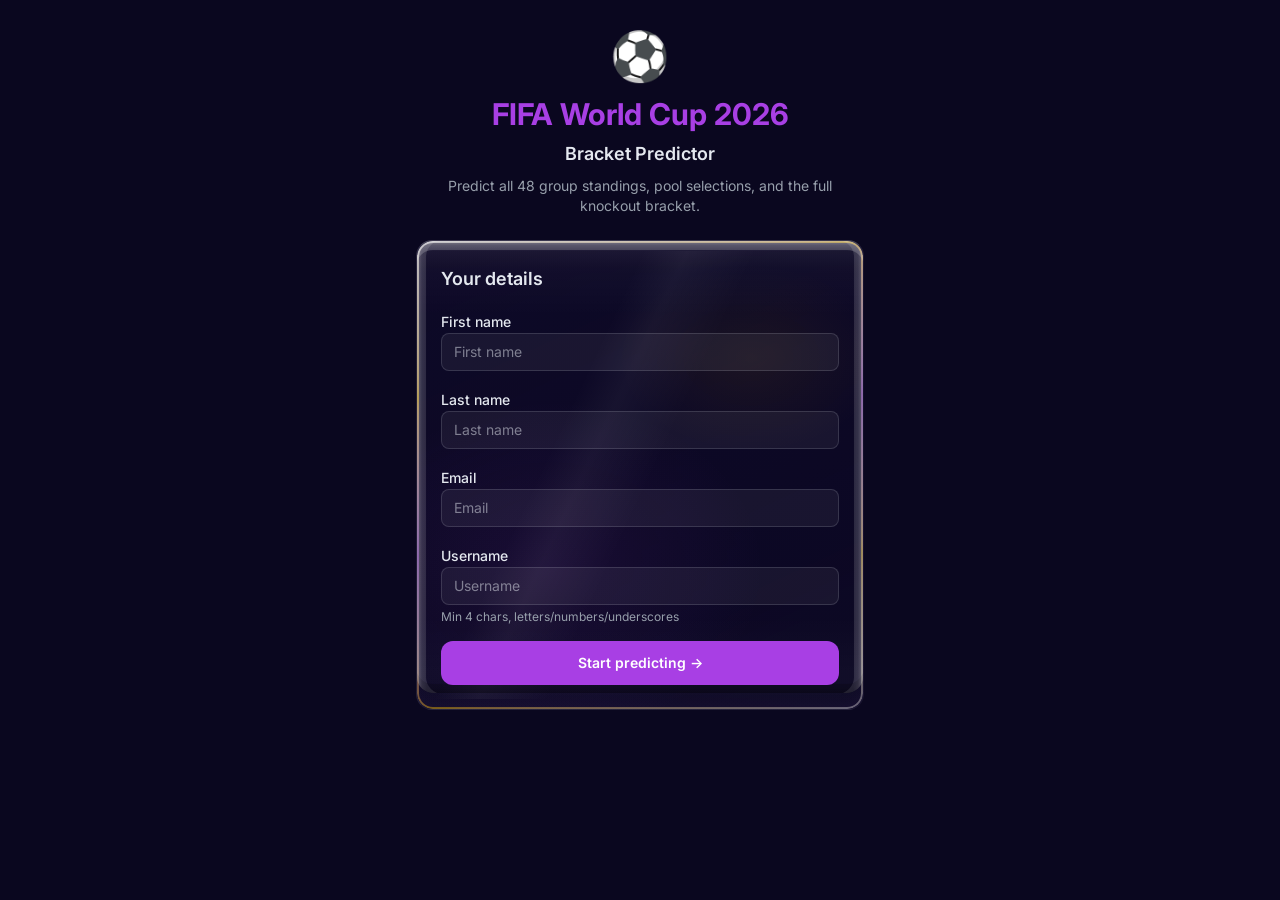
<file: index.html>
<!doctype html>
<html lang="en">
  <head>
    <meta charset="UTF-8" />
    <meta name="viewport" content="width=device-width, initial-scale=1.0" />
    <title>FIFA World Cup 2026 Bracket Predictor</title>
    <meta name="description" content="Predict the FIFA World Cup 2026 group standings, pool selections, and knockout bracket." />
    <link rel="preconnect" href="https://fonts.googleapis.com" />
    <link rel="preconnect" href="https://fonts.gstatic.com" crossorigin />
    <link href="https://fonts.googleapis.com/css2?family=Inter:wght@400;500;600;700&display=swap" rel="stylesheet" />
    <script type="module" crossorigin src="./assets/main-C5i6pBWu.js"></script>
    <link rel="modulepreload" crossorigin href="./assets/jsx-runtime-CzSnDlEc.js">
    <link rel="stylesheet" crossorigin href="./assets/jsx-runtime-DlbKiOtp.css">
  </head>
  <body>
    <div id="root"></div>
  </body>
</html>
</file>
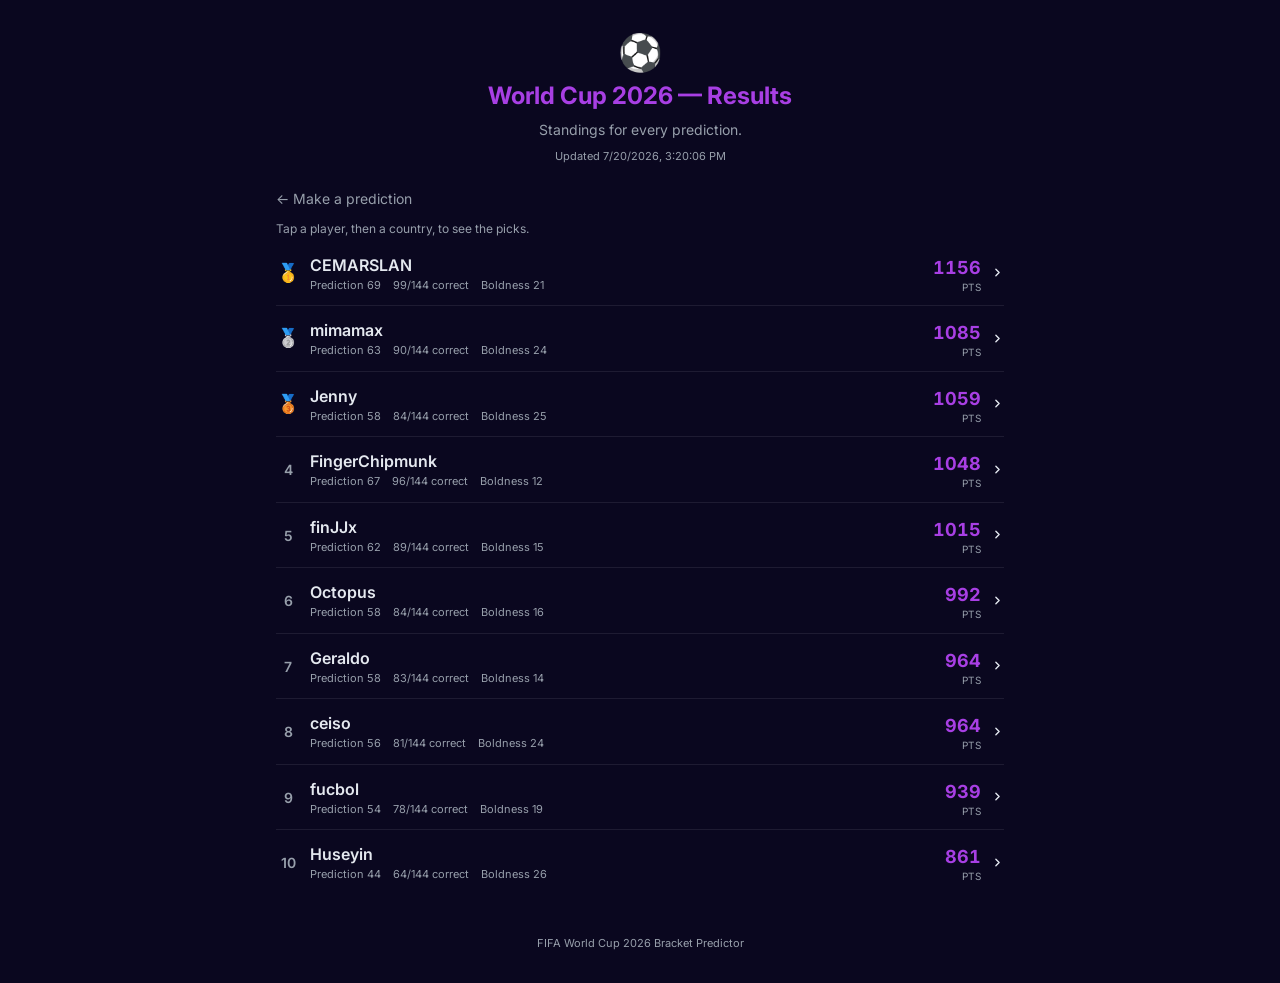
<file: results/index.html>
<!doctype html>
<html lang="en">
  <head>
    <meta charset="UTF-8" />
    <meta name="viewport" content="width=device-width, initial-scale=1.0" />
    <link rel="icon" type="image/svg+xml" href="../favicon.svg" />
    <title>WC2026 Predictor — Results</title>
    <meta name="description" content="Projected and confirmed results and leaderboard for the FIFA World Cup 2026 bracket predictor." />
    <link rel="preconnect" href="https://fonts.googleapis.com" />
    <link rel="preconnect" href="https://fonts.gstatic.com" crossorigin />
    <link href="https://fonts.googleapis.com/css2?family=Inter:wght@400;500;600;700&display=swap" rel="stylesheet" />
    <script type="module" crossorigin src="../assets/results-J6BqjPo2.js"></script>
    <link rel="modulepreload" crossorigin href="../assets/jsx-runtime-CzSnDlEc.js">
    <link rel="stylesheet" crossorigin href="../assets/jsx-runtime-DlbKiOtp.css">
  </head>
  <body>
    <div id="root"></div>
  </body>
</html>
</file>
<file: assets/jsx-runtime-DlbKiOtp.css>
/*! tailwindcss v4.3.0 | MIT License | https://tailwindcss.com */
@layer properties{@supports (((-webkit-hyphens:none)) and (not (margin-trim:inline))) or ((-moz-orient:inline) and (not (color:rgb(from red r g b)))){*,:before,:after,::backdrop{--tw-rotate-x:initial;--tw-rotate-y:initial;--tw-rotate-z:initial;--tw-skew-x:initial;--tw-skew-y:initial;--tw-space-y-reverse:0;--tw-border-style:solid;--tw-leading:initial;--tw-font-weight:initial;--tw-tracking:initial;--tw-ordinal:initial;--tw-slashed-zero:initial;--tw-numeric-figure:initial;--tw-numeric-spacing:initial;--tw-numeric-fraction:initial;--tw-shadow:0 0 #0000;--tw-shadow-color:initial;--tw-shadow-alpha:100%;--tw-inset-shadow:0 0 #0000;--tw-inset-shadow-color:initial;--tw-inset-shadow-alpha:100%;--tw-ring-color:initial;--tw-ring-shadow:0 0 #0000;--tw-inset-ring-color:initial;--tw-inset-ring-shadow:0 0 #0000;--tw-ring-inset:initial;--tw-ring-offset-width:0px;--tw-ring-offset-color:#fff;--tw-ring-offset-shadow:0 0 #0000;--tw-blur:initial;--tw-brightness:initial;--tw-contrast:initial;--tw-grayscale:initial;--tw-hue-rotate:initial;--tw-invert:initial;--tw-opacity:initial;--tw-saturate:initial;--tw-sepia:initial;--tw-drop-shadow:initial;--tw-drop-shadow-color:initial;--tw-drop-shadow-alpha:100%;--tw-drop-shadow-size:initial;--tw-backdrop-blur:initial;--tw-backdrop-brightness:initial;--tw-backdrop-contrast:initial;--tw-backdrop-grayscale:initial;--tw-backdrop-hue-rotate:initial;--tw-backdrop-invert:initial;--tw-backdrop-opacity:initial;--tw-backdrop-saturate:initial;--tw-backdrop-sepia:initial;--tw-duration:initial}}}@layer theme{:root,:host{--font-sans:ui-sans-serif, system-ui, sans-serif, "Apple Color Emoji", "Segoe UI Emoji", "Segoe UI Symbol", "Noto Color Emoji";--font-mono:ui-monospace, SFMono-Regular, Menlo, Monaco, Consolas, "Liberation Mono", "Courier New", monospace;--color-red-50:oklch(97.1% .013 17.38);--color-red-200:oklch(88.5% .062 18.334);--color-red-600:oklch(57.7% .245 27.325);--color-red-700:oklch(50.5% .213 27.518);--color-red-800:oklch(44.4% .177 26.899);--color-amber-50:oklch(98.7% .022 95.277);--color-green-50:oklch(98.2% .018 155.826);--color-green-600:oklch(62.7% .194 149.214);--color-blue-50:oklch(97% .014 254.604);--color-blue-600:oklch(54.6% .245 262.881);--color-blue-700:oklch(48.8% .243 264.376);--color-gray-50:oklch(98.5% .002 247.839);--color-gray-100:oklch(96.7% .003 264.542);--color-gray-200:oklch(92.8% .006 264.531);--color-gray-300:oklch(87.2% .01 258.338);--color-gray-400:oklch(70.7% .022 261.325);--color-gray-500:oklch(55.1% .027 264.364);--color-gray-700:oklch(37.3% .034 259.733);--color-white:#fff;--spacing:.25rem;--container-md:28rem;--container-lg:32rem;--container-2xl:42rem;--container-5xl:64rem;--text-xs:.75rem;--text-xs--line-height:calc(1 / .75);--text-sm:.875rem;--text-sm--line-height:calc(1.25 / .875);--text-lg:1.125rem;--text-lg--line-height:calc(1.75 / 1.125);--text-xl:1.25rem;--text-xl--line-height:calc(1.75 / 1.25);--text-2xl:1.5rem;--text-2xl--line-height:calc(2 / 1.5);--text-3xl:1.875rem;--text-3xl--line-height:calc(2.25 / 1.875);--text-4xl:2.25rem;--text-4xl--line-height:calc(2.5 / 2.25);--text-5xl:3rem;--text-5xl--line-height:1;--text-6xl:3.75rem;--text-6xl--line-height:1;--font-weight-normal:400;--font-weight-medium:500;--font-weight-semibold:600;--font-weight-bold:700;--tracking-wide:.025em;--tracking-wider:.05em;--tracking-widest:.1em;--leading-relaxed:1.625;--radius-xl:.75rem;--radius-2xl:1rem;--animate-pulse:pulse 2s cubic-bezier(.4, 0, .6, 1) infinite;--default-transition-duration:.15s;--default-transition-timing-function:cubic-bezier(.4, 0, .2, 1);--default-font-family:var(--font-sans);--default-mono-font-family:var(--font-mono)}}@layer base{*,:after,:before,::backdrop{box-sizing:border-box;border:0 solid;margin:0;padding:0}::file-selector-button{box-sizing:border-box;border:0 solid;margin:0;padding:0}html,:host{-webkit-text-size-adjust:100%;tab-size:4;line-height:1.5;font-family:var(--default-font-family,ui-sans-serif, system-ui, sans-serif, "Apple Color Emoji", "Segoe UI Emoji", "Segoe UI Symbol", "Noto Color Emoji");font-feature-settings:var(--default-font-feature-settings,normal);font-variation-settings:var(--default-font-variation-settings,normal);-webkit-tap-highlight-color:transparent}hr{height:0;color:inherit;border-top-width:1px}abbr:where([title]){-webkit-text-decoration:underline dotted;text-decoration:underline dotted}h1,h2,h3,h4,h5,h6{font-size:inherit;font-weight:inherit}a{color:inherit;-webkit-text-decoration:inherit;-webkit-text-decoration:inherit;-webkit-text-decoration:inherit;-webkit-text-decoration:inherit;text-decoration:inherit}b,strong{font-weight:bolder}code,kbd,samp,pre{font-family:var(--default-mono-font-family,ui-monospace, SFMono-Regular, Menlo, Monaco, Consolas, "Liberation Mono", "Courier New", monospace);font-feature-settings:var(--default-mono-font-feature-settings,normal);font-variation-settings:var(--default-mono-font-variation-settings,normal);font-size:1em}small{font-size:80%}sub,sup{vertical-align:baseline;font-size:75%;line-height:0;position:relative}sub{bottom:-.25em}sup{top:-.5em}table{text-indent:0;border-color:inherit;border-collapse:collapse}:-moz-focusring{outline:auto}progress{vertical-align:baseline}summary{display:list-item}ol,ul,menu{list-style:none}img,svg,video,canvas,audio,iframe,embed,object{vertical-align:middle;display:block}img,video{max-width:100%;height:auto}button,input,select,optgroup,textarea{font:inherit;font-feature-settings:inherit;font-variation-settings:inherit;letter-spacing:inherit;color:inherit;opacity:1;background-color:#0000;border-radius:0}::file-selector-button{font:inherit;font-feature-settings:inherit;font-variation-settings:inherit;letter-spacing:inherit;color:inherit;opacity:1;background-color:#0000;border-radius:0}:where(select:is([multiple],[size])) optgroup{font-weight:bolder}:where(select:is([multiple],[size])) optgroup option{padding-inline-start:20px}::file-selector-button{margin-inline-end:4px}::placeholder{opacity:1}@supports (not ((-webkit-appearance:-apple-pay-button))) or (contain-intrinsic-size:1px){::placeholder{color:currentColor}@supports (color:color-mix(in lab, red, red)){::placeholder{color:color-mix(in oklab, currentcolor 50%, transparent)}}}textarea{resize:vertical}::-webkit-search-decoration{-webkit-appearance:none}::-webkit-date-and-time-value{min-height:1lh;text-align:inherit}::-webkit-datetime-edit{display:inline-flex}::-webkit-datetime-edit-fields-wrapper{padding:0}::-webkit-datetime-edit{padding-block:0}::-webkit-datetime-edit-year-field{padding-block:0}::-webkit-datetime-edit-month-field{padding-block:0}::-webkit-datetime-edit-day-field{padding-block:0}::-webkit-datetime-edit-hour-field{padding-block:0}::-webkit-datetime-edit-minute-field{padding-block:0}::-webkit-datetime-edit-second-field{padding-block:0}::-webkit-datetime-edit-millisecond-field{padding-block:0}::-webkit-datetime-edit-meridiem-field{padding-block:0}::-webkit-calendar-picker-indicator{line-height:1}:-moz-ui-invalid{box-shadow:none}button,input:where([type=button],[type=reset],[type=submit]){appearance:button}::file-selector-button{appearance:button}::-webkit-inner-spin-button{height:auto}::-webkit-outer-spin-button{height:auto}[hidden]:where(:not([hidden=until-found])){display:none!important}*{box-sizing:border-box}body{background-color:var(--background);color:var(--foreground);min-height:100vh}}@layer components;@layer utilities{.pointer-events-auto{pointer-events:auto}.pointer-events-none{pointer-events:none}.collapse{visibility:collapse}.visible{visibility:visible}.absolute{position:absolute}.fixed{position:fixed}.relative{position:relative}.static{position:static}.inset-0{inset:calc(var(--spacing) * 0)}.inset-x-0{inset-inline:calc(var(--spacing) * 0)}.inset-y-0{inset-block:calc(var(--spacing) * 0)}.bottom-6{bottom:calc(var(--spacing) * 6)}.left-0{left:calc(var(--spacing) * 0)}.z-10{z-index:10}.z-50{z-index:50}.container{width:100%}@media (width>=40rem){.container{max-width:40rem}}@media (width>=48rem){.container{max-width:48rem}}@media (width>=64rem){.container{max-width:64rem}}@media (width>=80rem){.container{max-width:80rem}}@media (width>=96rem){.container{max-width:96rem}}.mx-1{margin-inline:calc(var(--spacing) * 1)}.mx-3{margin-inline:calc(var(--spacing) * 3)}.mx-auto{margin-inline:auto}.mt-0\.5{margin-top:calc(var(--spacing) * .5)}.mt-1{margin-top:calc(var(--spacing) * 1)}.mt-2{margin-top:calc(var(--spacing) * 2)}.mt-3{margin-top:calc(var(--spacing) * 3)}.mt-4{margin-top:calc(var(--spacing) * 4)}.mt-10{margin-top:calc(var(--spacing) * 10)}.mb-0\.5{margin-bottom:calc(var(--spacing) * .5)}.mb-1{margin-bottom:calc(var(--spacing) * 1)}.mb-1\.5{margin-bottom:calc(var(--spacing) * 1.5)}.mb-3{margin-bottom:calc(var(--spacing) * 3)}.mb-4{margin-bottom:calc(var(--spacing) * 4)}.mb-6{margin-bottom:calc(var(--spacing) * 6)}.mb-8{margin-bottom:calc(var(--spacing) * 8)}.ml-auto{margin-left:auto}.block{display:block}.contents{display:contents}.flex{display:flex}.grid{display:grid}.hidden{display:none}.inline{display:inline}.inline-flex{display:inline-flex}.table{display:table}.h-1{height:calc(var(--spacing) * 1)}.h-1\.5{height:calc(var(--spacing) * 1.5)}.h-3{height:calc(var(--spacing) * 3)}.h-4{height:calc(var(--spacing) * 4)}.h-5{height:calc(var(--spacing) * 5)}.h-6{height:calc(var(--spacing) * 6)}.h-7{height:calc(var(--spacing) * 7)}.h-8{height:calc(var(--spacing) * 8)}.h-10{height:calc(var(--spacing) * 10)}.h-64{height:calc(var(--spacing) * 64)}.h-full{height:100%}.h-px{height:1px}.min-h-screen{min-height:100vh}.w-1\/3{width:33.3333%}.w-3{width:calc(var(--spacing) * 3)}.w-4{width:calc(var(--spacing) * 4)}.w-5{width:calc(var(--spacing) * 5)}.w-6{width:calc(var(--spacing) * 6)}.w-7{width:calc(var(--spacing) * 7)}.w-8{width:calc(var(--spacing) * 8)}.w-12{width:calc(var(--spacing) * 12)}.w-\[3rem\]{width:3rem}.w-full{width:100%}.max-w-2xl{max-width:var(--container-2xl)}.max-w-5xl{max-width:var(--container-5xl)}.max-w-lg{max-width:var(--container-lg)}.max-w-md{max-width:var(--container-md)}.min-w-0{min-width:calc(var(--spacing) * 0)}.flex-1{flex:1}.flex-shrink-0,.shrink-0{flex-shrink:0}.border-collapse{border-collapse:collapse}.transform{transform:var(--tw-rotate-x,) var(--tw-rotate-y,) var(--tw-rotate-z,) var(--tw-skew-x,) var(--tw-skew-y,)}.animate-pulse{animation:var(--animate-pulse)}.cursor-grab{cursor:grab}.cursor-not-allowed{cursor:not-allowed}.cursor-pointer{cursor:pointer}.grid-cols-1{grid-template-columns:repeat(1,minmax(0,1fr))}.grid-cols-2{grid-template-columns:repeat(2,minmax(0,1fr))}.flex-col{flex-direction:column}.flex-wrap{flex-wrap:wrap}.items-baseline{align-items:baseline}.items-center{align-items:center}.items-start{align-items:flex-start}.justify-between{justify-content:space-between}.justify-center{justify-content:center}.justify-end{justify-content:flex-end}.gap-0{gap:calc(var(--spacing) * 0)}.gap-0\.5{gap:calc(var(--spacing) * .5)}.gap-1{gap:calc(var(--spacing) * 1)}.gap-1\.5{gap:calc(var(--spacing) * 1.5)}.gap-2{gap:calc(var(--spacing) * 2)}.gap-2\.5{gap:calc(var(--spacing) * 2.5)}.gap-3{gap:calc(var(--spacing) * 3)}.gap-4{gap:calc(var(--spacing) * 4)}:where(.space-y-1>:not(:last-child)){--tw-space-y-reverse:0;margin-block-start:calc(calc(var(--spacing) * 1) * var(--tw-space-y-reverse));margin-block-end:calc(calc(var(--spacing) * 1) * calc(1 - var(--tw-space-y-reverse)))}:where(.space-y-1\.5>:not(:last-child)){--tw-space-y-reverse:0;margin-block-start:calc(calc(var(--spacing) * 1.5) * var(--tw-space-y-reverse));margin-block-end:calc(calc(var(--spacing) * 1.5) * calc(1 - var(--tw-space-y-reverse)))}:where(.space-y-2>:not(:last-child)){--tw-space-y-reverse:0;margin-block-start:calc(calc(var(--spacing) * 2) * var(--tw-space-y-reverse));margin-block-end:calc(calc(var(--spacing) * 2) * calc(1 - var(--tw-space-y-reverse)))}:where(.space-y-4>:not(:last-child)){--tw-space-y-reverse:0;margin-block-start:calc(calc(var(--spacing) * 4) * var(--tw-space-y-reverse));margin-block-end:calc(calc(var(--spacing) * 4) * calc(1 - var(--tw-space-y-reverse)))}:where(.space-y-5>:not(:last-child)){--tw-space-y-reverse:0;margin-block-start:calc(calc(var(--spacing) * 5) * var(--tw-space-y-reverse));margin-block-end:calc(calc(var(--spacing) * 5) * calc(1 - var(--tw-space-y-reverse)))}:where(.space-y-6>:not(:last-child)){--tw-space-y-reverse:0;margin-block-start:calc(calc(var(--spacing) * 6) * var(--tw-space-y-reverse));margin-block-end:calc(calc(var(--spacing) * 6) * calc(1 - var(--tw-space-y-reverse)))}.gap-x-3{column-gap:calc(var(--spacing) * 3)}.gap-x-4{column-gap:calc(var(--spacing) * 4)}.gap-y-0\.5{row-gap:calc(var(--spacing) * .5)}.truncate{text-overflow:ellipsis;white-space:nowrap;overflow:hidden}.overflow-hidden{overflow:hidden}.overflow-x-auto{overflow-x:auto}.rounded{border-radius:.25rem}.rounded-2xl{border-radius:var(--radius-2xl)}.rounded-full{border-radius:3.40282e38px}.rounded-lg{border-radius:var(--radius)}.rounded-xl{border-radius:var(--radius-xl)}.border{border-style:var(--tw-border-style);border-width:1px}.border-gray-200{border-color:var(--color-gray-200)}.border-red-200{border-color:var(--color-red-200)}.bg-amber-50{background-color:var(--color-amber-50)}.bg-blue-50{background-color:var(--color-blue-50)}.bg-blue-600{background-color:var(--color-blue-600)}.bg-gray-50{background-color:var(--color-gray-50)}.bg-gray-200{background-color:var(--color-gray-200)}.bg-green-50{background-color:var(--color-green-50)}.bg-red-50{background-color:var(--color-red-50)}.bg-red-600{background-color:var(--color-red-600)}.p-0\.5{padding:calc(var(--spacing) * .5)}.p-4{padding:calc(var(--spacing) * 4)}.p-5{padding:calc(var(--spacing) * 5)}.p-6{padding:calc(var(--spacing) * 6)}.p-8{padding:calc(var(--spacing) * 8)}.p-12{padding:calc(var(--spacing) * 12)}.px-1\.5{padding-inline:calc(var(--spacing) * 1.5)}.px-2{padding-inline:calc(var(--spacing) * 2)}.px-2\.5{padding-inline:calc(var(--spacing) * 2.5)}.px-3{padding-inline:calc(var(--spacing) * 3)}.px-4{padding-inline:calc(var(--spacing) * 4)}.px-5{padding-inline:calc(var(--spacing) * 5)}.px-6{padding-inline:calc(var(--spacing) * 6)}.py-0\.5{padding-block:calc(var(--spacing) * .5)}.py-1{padding-block:calc(var(--spacing) * 1)}.py-1\.5{padding-block:calc(var(--spacing) * 1.5)}.py-2{padding-block:calc(var(--spacing) * 2)}.py-2\.5{padding-block:calc(var(--spacing) * 2.5)}.py-3{padding-block:calc(var(--spacing) * 3)}.py-3\.5{padding-block:calc(var(--spacing) * 3.5)}.py-4{padding-block:calc(var(--spacing) * 4)}.py-5{padding-block:calc(var(--spacing) * 5)}.py-8{padding-block:calc(var(--spacing) * 8)}.py-10{padding-block:calc(var(--spacing) * 10)}.py-12{padding-block:calc(var(--spacing) * 12)}.pt-0\.5{padding-top:calc(var(--spacing) * .5)}.pt-1{padding-top:calc(var(--spacing) * 1)}.pt-2{padding-top:calc(var(--spacing) * 2)}.pt-3{padding-top:calc(var(--spacing) * 3)}.pt-4{padding-top:calc(var(--spacing) * 4)}.pb-0{padding-bottom:calc(var(--spacing) * 0)}.pb-1{padding-bottom:calc(var(--spacing) * 1)}.pb-3{padding-bottom:calc(var(--spacing) * 3)}.pb-4{padding-bottom:calc(var(--spacing) * 4)}.pb-8{padding-bottom:calc(var(--spacing) * 8)}.pb-20{padding-bottom:calc(var(--spacing) * 20)}.pl-5{padding-left:calc(var(--spacing) * 5)}.text-center{text-align:center}.text-left{text-align:left}.text-right{text-align:right}.font-mono{font-family:var(--font-mono)}.text-2xl{font-size:var(--text-2xl);line-height:var(--tw-leading,var(--text-2xl--line-height))}.text-3xl{font-size:var(--text-3xl);line-height:var(--tw-leading,var(--text-3xl--line-height))}.text-4xl{font-size:var(--text-4xl);line-height:var(--tw-leading,var(--text-4xl--line-height))}.text-5xl{font-size:var(--text-5xl);line-height:var(--tw-leading,var(--text-5xl--line-height))}.text-6xl{font-size:var(--text-6xl);line-height:var(--tw-leading,var(--text-6xl--line-height))}.text-lg{font-size:var(--text-lg);line-height:var(--tw-leading,var(--text-lg--line-height))}.text-sm{font-size:var(--text-sm);line-height:var(--tw-leading,var(--text-sm--line-height))}.text-xl{font-size:var(--text-xl);line-height:var(--tw-leading,var(--text-xl--line-height))}.text-xs{font-size:var(--text-xs);line-height:var(--tw-leading,var(--text-xs--line-height))}.text-\[9px\]{font-size:9px}.text-\[10px\]{font-size:10px}.text-\[11px\]{font-size:11px}.leading-none{--tw-leading:1;line-height:1}.leading-relaxed{--tw-leading:var(--leading-relaxed);line-height:var(--leading-relaxed)}.font-bold{--tw-font-weight:var(--font-weight-bold);font-weight:var(--font-weight-bold)}.font-medium{--tw-font-weight:var(--font-weight-medium);font-weight:var(--font-weight-medium)}.font-normal{--tw-font-weight:var(--font-weight-normal);font-weight:var(--font-weight-normal)}.font-semibold{--tw-font-weight:var(--font-weight-semibold);font-weight:var(--font-weight-semibold)}.tracking-wide{--tw-tracking:var(--tracking-wide);letter-spacing:var(--tracking-wide)}.tracking-wider{--tw-tracking:var(--tracking-wider);letter-spacing:var(--tracking-wider)}.tracking-widest{--tw-tracking:var(--tracking-widest);letter-spacing:var(--tracking-widest)}.break-words{overflow-wrap:break-word}.whitespace-nowrap{white-space:nowrap}.text-foreground\/30{color:var(--foreground)}@supports (color:color-mix(in lab, red, red)){.text-foreground\/30{color:color-mix(in oklab, var(--foreground) 30%, transparent)}}.text-foreground\/40{color:var(--foreground)}@supports (color:color-mix(in lab, red, red)){.text-foreground\/40{color:color-mix(in oklab, var(--foreground) 40%, transparent)}}.text-foreground\/50{color:var(--foreground)}@supports (color:color-mix(in lab, red, red)){.text-foreground\/50{color:color-mix(in oklab, var(--foreground) 50%, transparent)}}.text-foreground\/60{color:var(--foreground)}@supports (color:color-mix(in lab, red, red)){.text-foreground\/60{color:color-mix(in oklab, var(--foreground) 60%, transparent)}}.text-gray-300{color:var(--color-gray-300)}.text-gray-400{color:var(--color-gray-400)}.text-gray-500{color:var(--color-gray-500)}.text-gray-700{color:var(--color-gray-700)}.text-green-600{color:var(--color-green-600)}.text-red-600{color:var(--color-red-600)}.text-red-800{color:var(--color-red-800)}.text-white{color:var(--color-white)}.uppercase{text-transform:uppercase}.italic{font-style:italic}.ordinal{--tw-ordinal:ordinal;font-variant-numeric:var(--tw-ordinal,) var(--tw-slashed-zero,) var(--tw-numeric-figure,) var(--tw-numeric-spacing,) var(--tw-numeric-fraction,)}.tabular-nums{--tw-numeric-spacing:tabular-nums;font-variant-numeric:var(--tw-ordinal,) var(--tw-slashed-zero,) var(--tw-numeric-figure,) var(--tw-numeric-spacing,) var(--tw-numeric-fraction,)}.underline{text-decoration-line:underline}.opacity-60{opacity:.6}.opacity-95{opacity:.95}.shadow-sm{--tw-shadow:0 1px 3px 0 var(--tw-shadow-color,#0000001a), 0 1px 2px -1px var(--tw-shadow-color,#0000001a);box-shadow:var(--tw-inset-shadow), var(--tw-inset-ring-shadow), var(--tw-ring-offset-shadow), var(--tw-ring-shadow), var(--tw-shadow)}.filter{filter:var(--tw-blur,) var(--tw-brightness,) var(--tw-contrast,) var(--tw-grayscale,) var(--tw-hue-rotate,) var(--tw-invert,) var(--tw-saturate,) var(--tw-sepia,) var(--tw-drop-shadow,)}.backdrop-filter{-webkit-backdrop-filter:var(--tw-backdrop-blur,) var(--tw-backdrop-brightness,) var(--tw-backdrop-contrast,) var(--tw-backdrop-grayscale,) var(--tw-backdrop-hue-rotate,) var(--tw-backdrop-invert,) var(--tw-backdrop-opacity,) var(--tw-backdrop-saturate,) var(--tw-backdrop-sepia,);backdrop-filter:var(--tw-backdrop-blur,) var(--tw-backdrop-brightness,) var(--tw-backdrop-contrast,) var(--tw-backdrop-grayscale,) var(--tw-backdrop-hue-rotate,) var(--tw-backdrop-invert,) var(--tw-backdrop-opacity,) var(--tw-backdrop-saturate,) var(--tw-backdrop-sepia,)}.transition{transition-property:color,background-color,border-color,outline-color,text-decoration-color,fill,stroke,--tw-gradient-from,--tw-gradient-via,--tw-gradient-to,opacity,box-shadow,transform,translate,scale,rotate,filter,-webkit-backdrop-filter,backdrop-filter,display,content-visibility,overlay,pointer-events;transition-timing-function:var(--tw-ease,var(--default-transition-timing-function));transition-duration:var(--tw-duration,var(--default-transition-duration))}.transition-all{transition-property:all;transition-timing-function:var(--tw-ease,var(--default-transition-timing-function));transition-duration:var(--tw-duration,var(--default-transition-duration))}.transition-colors{transition-property:color,background-color,border-color,outline-color,text-decoration-color,fill,stroke,--tw-gradient-from,--tw-gradient-via,--tw-gradient-to;transition-timing-function:var(--tw-ease,var(--default-transition-timing-function));transition-duration:var(--tw-duration,var(--default-transition-duration))}.transition-opacity{transition-property:opacity;transition-timing-function:var(--tw-ease,var(--default-transition-timing-function));transition-duration:var(--tw-duration,var(--default-transition-duration))}.duration-150{--tw-duration:.15s;transition-duration:.15s}.outline-none{--tw-outline-style:none;outline-style:none}@media (hover:hover){.hover\:bg-blue-700:hover{background-color:var(--color-blue-700)}.hover\:bg-gray-100:hover{background-color:var(--color-gray-100)}.hover\:bg-red-700:hover{background-color:var(--color-red-700)}.hover\:underline:hover{text-decoration-line:underline}.hover\:opacity-80:hover{opacity:.8}.hover\:opacity-90:hover{opacity:.9}}.focus\:outline-none:focus{--tw-outline-style:none;outline-style:none}.active\:cursor-grabbing:active{cursor:grabbing}.disabled\:cursor-not-allowed:disabled{cursor:not-allowed}.disabled\:opacity-40:disabled{opacity:.4}.disabled\:opacity-50:disabled{opacity:.5}.disabled\:opacity-60:disabled{opacity:.6}@media (width>=40rem){.sm\:hidden{display:none}.sm\:inline{display:inline}.sm\:px-2{padding-inline:calc(var(--spacing) * 2)}.sm\:px-5{padding-inline:calc(var(--spacing) * 5)}.sm\:text-3xl{font-size:var(--text-3xl);line-height:var(--tw-leading,var(--text-3xl--line-height))}}@media (width>=48rem){.md\:hidden{display:none}.md\:grid-cols-2{grid-template-columns:repeat(2,minmax(0,1fr))}.md\:pb-0{padding-bottom:calc(var(--spacing) * 0)}}}:root{--lightningcss-light: ;--lightningcss-dark:initial;color-scheme:dark;font-synthesis:none;text-rendering:optimizelegibility;-webkit-font-smoothing:antialiased;-moz-osx-font-smoothing:grayscale;--background:oklch(15% .05 285);--foreground:oklch(93% .01 260);--card:oklch(19% .07 285);--card-foreground:oklch(93% .01 260);--popover:oklch(19% .07 285);--popover-foreground:oklch(93% .01 260);--primary:oklch(59% .24 310);--primary-foreground:oklch(100% 0 0);--secondary:oklch(25% .04 295);--secondary-foreground:oklch(93% .01 260);--muted:oklch(25% .04 295);--muted-foreground:oklch(70% .02 260);--accent:oklch(85% .18 85);--accent-foreground:oklch(15% .05 285);--destructive:oklch(35% .13 25);--destructive-foreground:oklch(93% .01 260);--border:oklch(34% .06 290);--input:oklch(34% .06 290);--ring:oklch(59% .24 310);--radius:.5rem;--success:oklch(25% .06 145);--success-foreground:oklch(82% .1 145);--connector-accent:oklch(72% .18 17);font-family:Inter,system-ui,Avenir,Helvetica,Arial,sans-serif;font-weight:400;line-height:1.5}.crystal-card{background:linear-gradient(180deg, #ffffff14 0%, #ffffff06 6%, transparent 16%), linear-gradient(0deg, #ffffff06 0%, #ffffff05 8%, transparent 20%), radial-gradient(ellipse 80% 60% at 30% 70%, var(--primary) 0%, transparent 60%), radial-gradient(ellipse 60% 40% at 75% 25%, var(--accent) 0%, transparent 50%), linear-gradient(155deg, var(--card) 0%, var(--card) 100%);position:relative;overflow:hidden}@supports (color:color-mix(in lab, red, red)){.crystal-card{background:linear-gradient(180deg, #ffffff14 0%, #ffffff06 6%, transparent 16%), linear-gradient(0deg, #ffffff06 0%, #ffffff05 8%, transparent 20%), radial-gradient(ellipse 80% 60% at 30% 70%, color-mix(in oklch, var(--primary) 8%, transparent) 0%, transparent 60%), radial-gradient(ellipse 60% 40% at 75% 25%, color-mix(in oklch, var(--accent) 6%, transparent) 0%, transparent 50%), linear-gradient(155deg, color-mix(in oklch, var(--card) 45%, transparent) 0%, color-mix(in oklch, var(--card) 25%, transparent) 100%)}}.crystal-card{-webkit-backdrop-filter:blur(22px)saturate(1.7)brightness(1.08);box-shadow:inset 0 1px 0 0 #ffffff25, inset 0 3px 6px -2px #ffffff0b, inset 0 -1px 0 0 #ffffff09, inset 0 -8px 20px -10px var(--primary), inset 2px 0 6px -3px #ffffff07;border:1px solid #ffffff29;border-color:#ffffff29 #ffffff06 #ffffff09 #ffffff14}@supports (color:color-mix(in lab, red, red)){.crystal-card{box-shadow:inset 0 1px 0 0 #ffffff25, inset 0 3px 6px -2px #ffffff0b, inset 0 -1px 0 0 #ffffff09, inset 0 -8px 20px -10px color-mix(in oklch, var(--primary) 8%, transparent), inset 2px 0 6px -3px #ffffff07}}.crystal-card{transition:all .25s}.crystal-card:before{content:"";pointer-events:none;border-radius:inherit;background:linear-gradient(160deg, #ffffffd9 0%, var(--accent) 25%, var(--primary) 50%, var(--accent) 75%, #ffffff80 100%);padding:2px;position:absolute;inset:0}@supports (color:color-mix(in lab, red, red)){.crystal-card:before{background:linear-gradient(160deg, #ffffffd9 0%, color-mix(in oklch,var(--accent) 80%,transparent) 25%, color-mix(in oklch,var(--primary) 70%,transparent) 50%, color-mix(in oklch,var(--accent) 60%,transparent) 75%, #ffffff80 100%)}}.crystal-card:before{-webkit-mask-composite:xor;opacity:.7;-webkit-mask-composite:xor;-webkit-mask-source-type:auto,auto;-webkit-mask-composite:xor;-webkit-mask-source-type:auto,auto;transition:opacity .25s;-webkit-mask-image:linear-gradient(#fff 0 0),linear-gradient(#fff 0 0);mask-image:linear-gradient(#fff 0 0),linear-gradient(#fff 0 0);-webkit-mask-position:0 0,0 0;mask-position:0 0,0 0;-webkit-mask-size:auto,auto;mask-size:auto,auto;-webkit-mask-repeat:repeat,repeat;mask-repeat:repeat,repeat;-webkit-mask-clip:content-box,border-box;mask-clip:content-box,border-box;-webkit-mask-origin:content-box,border-box;mask-origin:content-box,border-box;-webkit-mask-composite:xor;mask-composite:exclude;-webkit-mask-source-type:auto,auto;mask-mode:match-source,match-source}.crystal-card:after{content:"";pointer-events:none;background:linear-gradient(115deg,#0000 34%,#ffffff0b 41%,#ffffff05 47%,#0000 52%);border-radius:4px;position:absolute;inset:10px}.crystal-card:hover{box-shadow:inset 0 1px 0 0 #ffffff29, inset 0 3px 6px -2px #ffffff0e, inset 0 -1px 0 0 #ffffff0b, inset 2px 0 6px -3px #ffffff09, 0 4px 24px var(--accent), 0 0 10px var(--accent)}@supports (color:color-mix(in lab, red, red)){.crystal-card:hover{box-shadow:inset 0 1px 0 0 #ffffff29, inset 0 3px 6px -2px #ffffff0e, inset 0 -1px 0 0 #ffffff0b, inset 2px 0 6px -3px #ffffff09, 0 4px 24px color-mix(in oklch,var(--accent) 24.5%,transparent), 0 0 10px color-mix(in oklch,var(--accent) 14%,transparent)}}.crystal-card:hover:before{opacity:.9}.crystal-card-highlighted:before{z-index:2;padding:var(--prismatic-thickness,3px);opacity:.85}.crystal-bevel{--bevel:10px;pointer-events:none;border-radius:inherit;z-index:1;opacity:var(--bevel-opacity,1);background:linear-gradient(180deg, #ffffff47 0%, #ffffff1a 45%, #ffffff03 100%) 0 0/100% var(--bevel) no-repeat, linear-gradient(0deg, #0000003d 0%, #00000014 50%, #00000003 100%) 0 100%/100% var(--bevel) no-repeat;box-shadow:inset 0 var(--bevel) 0 -1px #ffffff2e, inset 0 calc(-1 * var(--bevel)) 0 -1px #00000026, inset var(--bevel) 0 0 -1px #ffffff1f, inset calc(-1 * var(--bevel)) 0 0 -1px #ffffff1f;position:absolute;inset:0;overflow:hidden}.crystal-bevel:before{content:"";width:var(--bevel);background:linear-gradient(90deg,#ffffff42 0%,#ffffff0f 50%,#0000 100%);position:absolute;top:0;bottom:0;left:0}.crystal-bevel:after{content:"";width:var(--bevel);background:linear-gradient(270deg,#ffffff42 0%,#ffffff0f 50%,#0000 100%);position:absolute;top:0;bottom:0;right:0}@keyframes sparkle-pulse{0%,to{opacity:.4;transform:scale(.8)}50%{opacity:1;transform:scale(1.2)}}@media (prefers-reduced-motion:reduce){.crystal-card,.crystal-card:before{transition:none}}.scrollbar-hide{-ms-overflow-style:none;scrollbar-width:none}.scrollbar-hide::-webkit-scrollbar{display:none}@property --tw-rotate-x{syntax:"*";inherits:false}@property --tw-rotate-y{syntax:"*";inherits:false}@property --tw-rotate-z{syntax:"*";inherits:false}@property --tw-skew-x{syntax:"*";inherits:false}@property --tw-skew-y{syntax:"*";inherits:false}@property --tw-space-y-reverse{syntax:"*";inherits:false;initial-value:0}@property --tw-border-style{syntax:"*";inherits:false;initial-value:solid}@property --tw-leading{syntax:"*";inherits:false}@property --tw-font-weight{syntax:"*";inherits:false}@property --tw-tracking{syntax:"*";inherits:false}@property --tw-ordinal{syntax:"*";inherits:false}@property --tw-slashed-zero{syntax:"*";inherits:false}@property --tw-numeric-figure{syntax:"*";inherits:false}@property --tw-numeric-spacing{syntax:"*";inherits:false}@property --tw-numeric-fraction{syntax:"*";inherits:false}@property --tw-shadow{syntax:"*";inherits:false;initial-value:0 0 #0000}@property --tw-shadow-color{syntax:"*";inherits:false}@property --tw-shadow-alpha{syntax:"<percentage>";inherits:false;initial-value:100%}@property --tw-inset-shadow{syntax:"*";inherits:false;initial-value:0 0 #0000}@property --tw-inset-shadow-color{syntax:"*";inherits:false}@property --tw-inset-shadow-alpha{syntax:"<percentage>";inherits:false;initial-value:100%}@property --tw-ring-color{syntax:"*";inherits:false}@property --tw-ring-shadow{syntax:"*";inherits:false;initial-value:0 0 #0000}@property --tw-inset-ring-color{syntax:"*";inherits:false}@property --tw-inset-ring-shadow{syntax:"*";inherits:false;initial-value:0 0 #0000}@property --tw-ring-inset{syntax:"*";inherits:false}@property --tw-ring-offset-width{syntax:"<length>";inherits:false;initial-value:0}@property --tw-ring-offset-color{syntax:"*";inherits:false;initial-value:#fff}@property --tw-ring-offset-shadow{syntax:"*";inherits:false;initial-value:0 0 #0000}@property --tw-blur{syntax:"*";inherits:false}@property --tw-brightness{syntax:"*";inherits:false}@property --tw-contrast{syntax:"*";inherits:false}@property --tw-grayscale{syntax:"*";inherits:false}@property --tw-hue-rotate{syntax:"*";inherits:false}@property --tw-invert{syntax:"*";inherits:false}@property --tw-opacity{syntax:"*";inherits:false}@property --tw-saturate{syntax:"*";inherits:false}@property --tw-sepia{syntax:"*";inherits:false}@property --tw-drop-shadow{syntax:"*";inherits:false}@property --tw-drop-shadow-color{syntax:"*";inherits:false}@property --tw-drop-shadow-alpha{syntax:"<percentage>";inherits:false;initial-value:100%}@property --tw-drop-shadow-size{syntax:"*";inherits:false}@property --tw-backdrop-blur{syntax:"*";inherits:false}@property --tw-backdrop-brightness{syntax:"*";inherits:false}@property --tw-backdrop-contrast{syntax:"*";inherits:false}@property --tw-backdrop-grayscale{syntax:"*";inherits:false}@property --tw-backdrop-hue-rotate{syntax:"*";inherits:false}@property --tw-backdrop-invert{syntax:"*";inherits:false}@property --tw-backdrop-opacity{syntax:"*";inherits:false}@property --tw-backdrop-saturate{syntax:"*";inherits:false}@property --tw-backdrop-sepia{syntax:"*";inherits:false}@property --tw-duration{syntax:"*";inherits:false}@keyframes pulse{50%{opacity:.5}}
</file>
